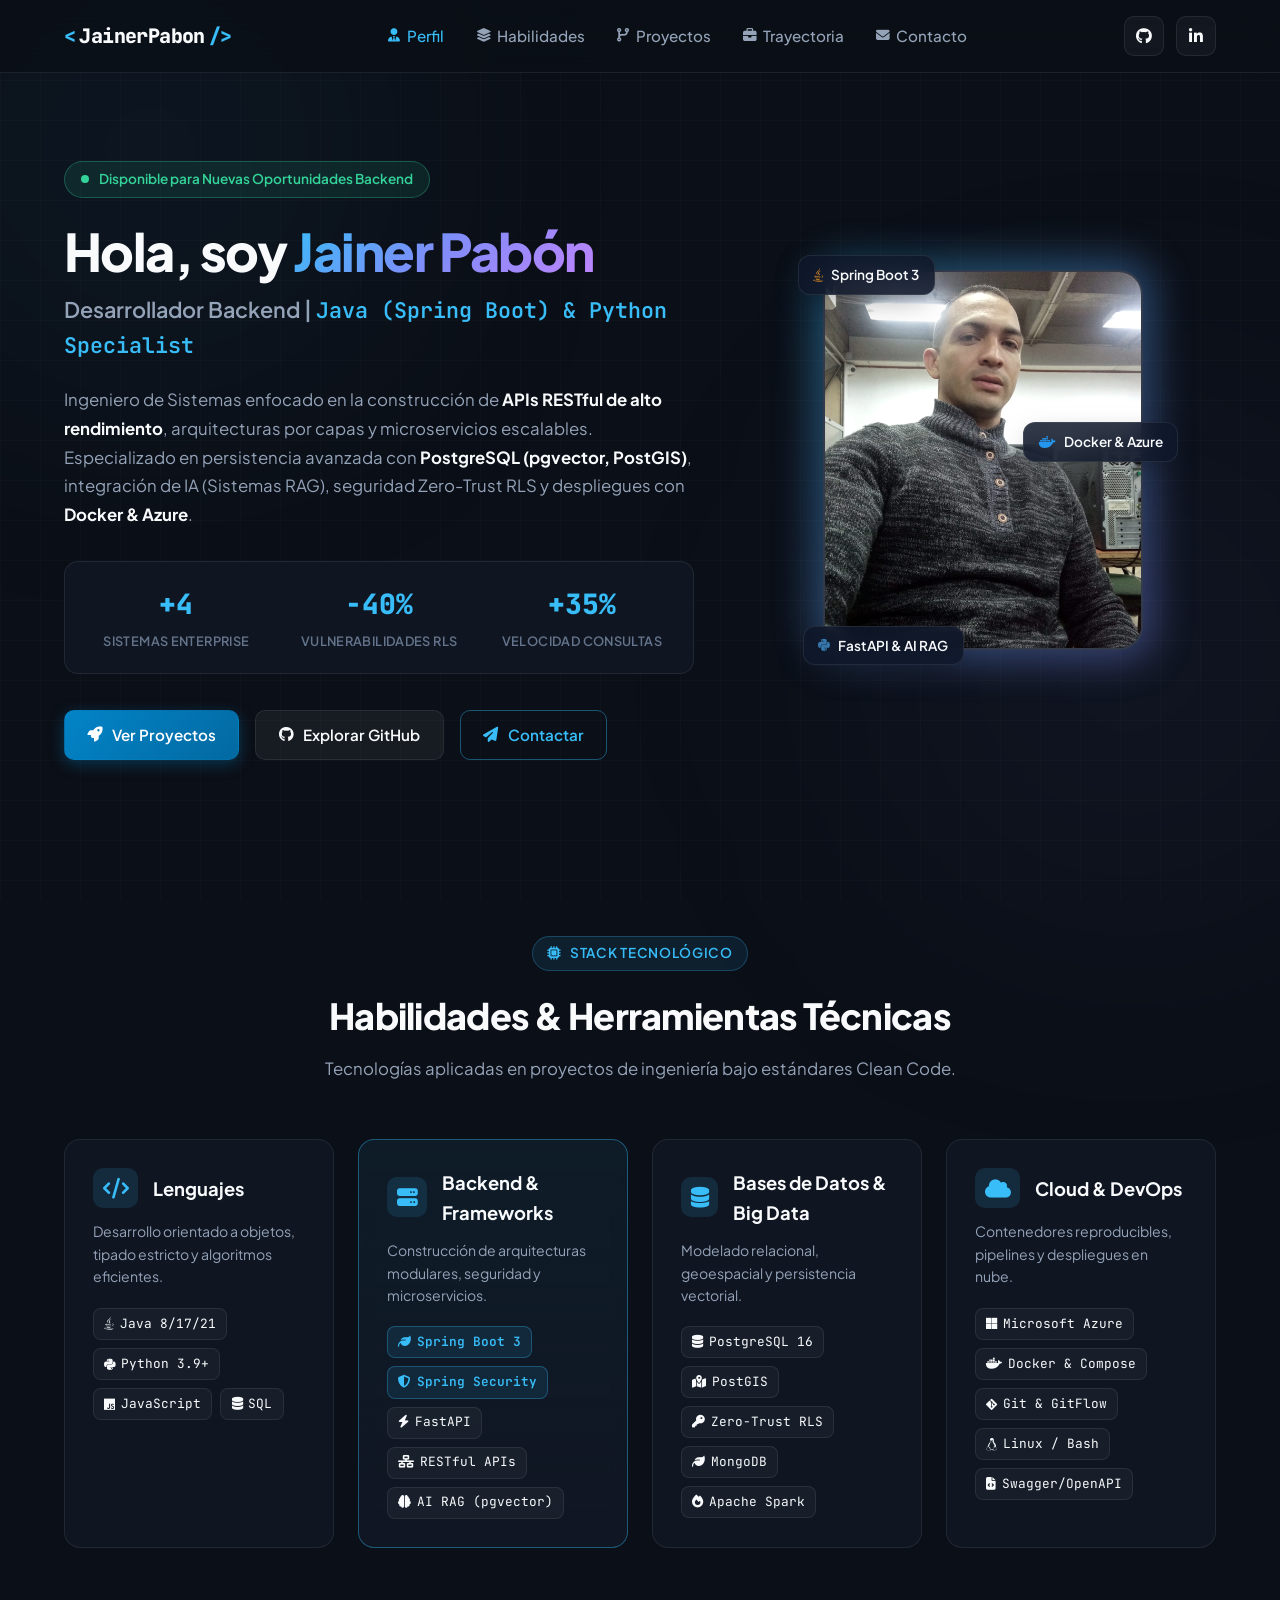
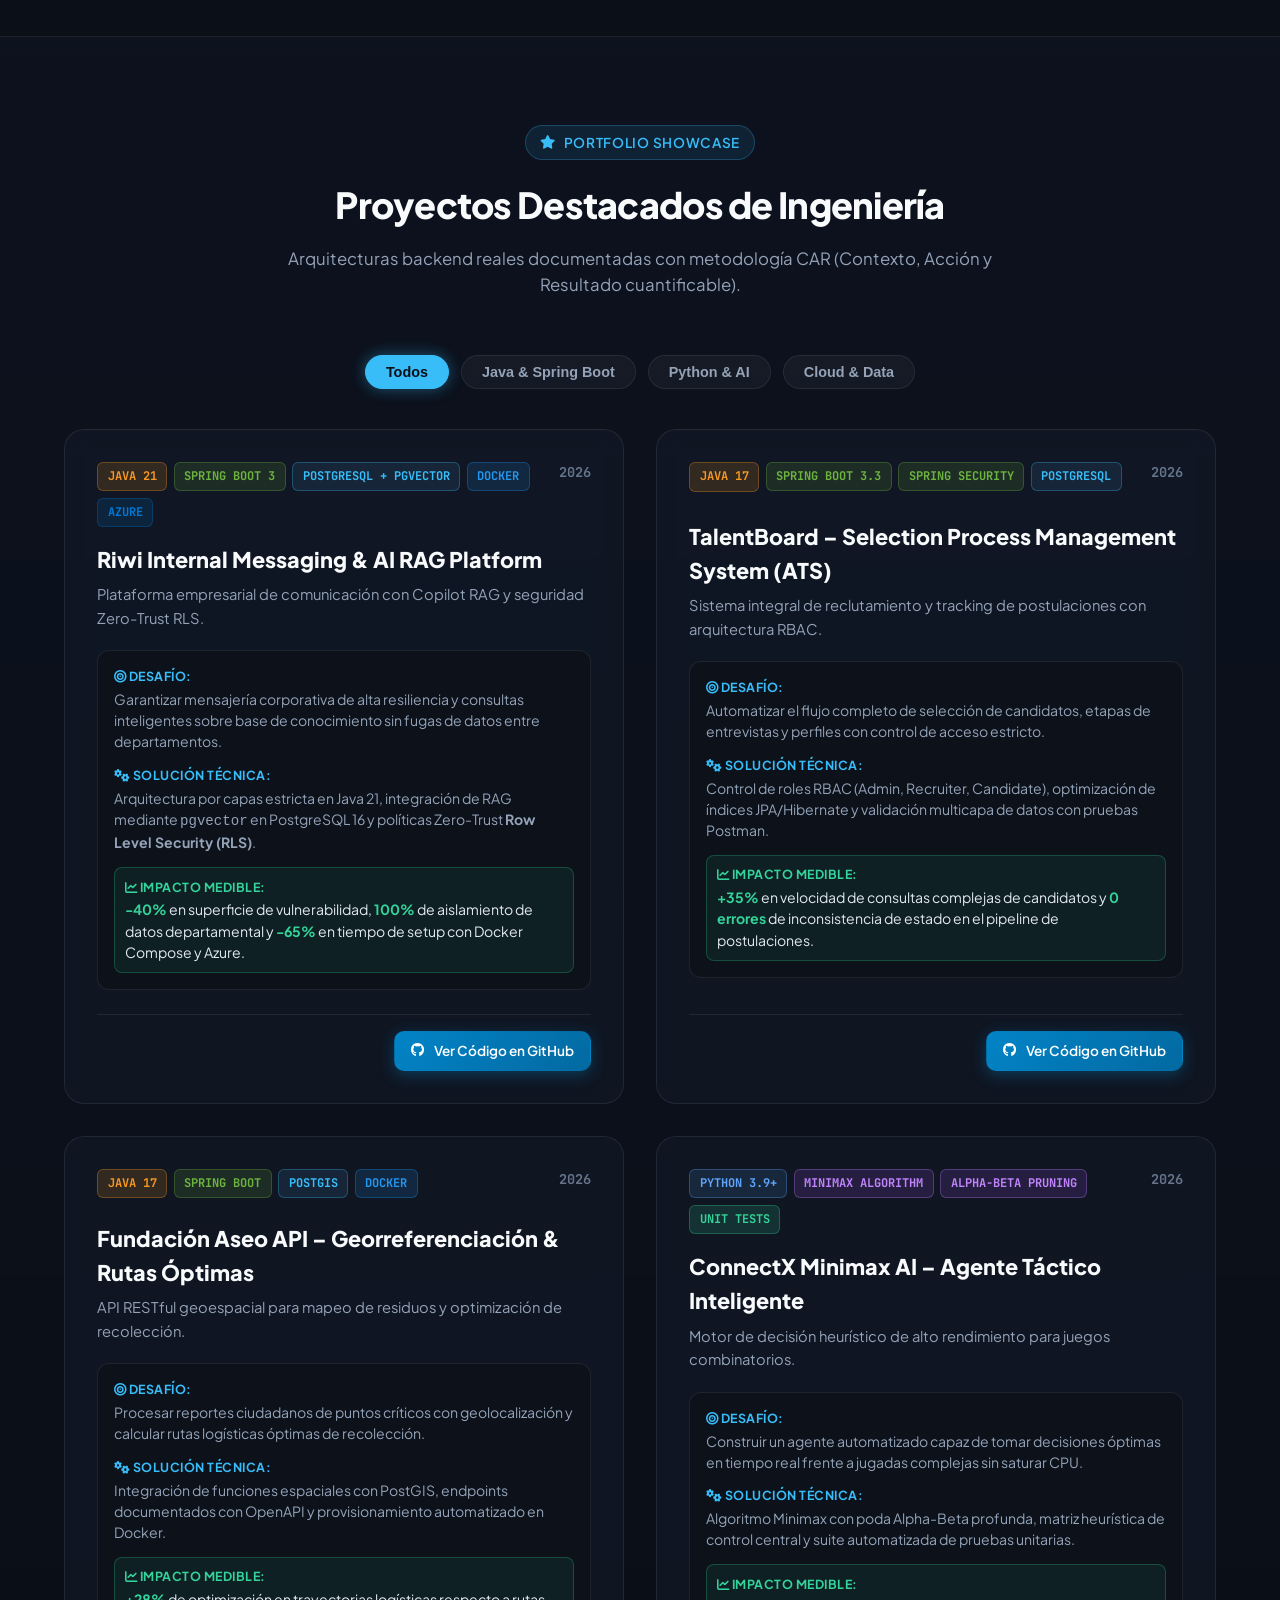
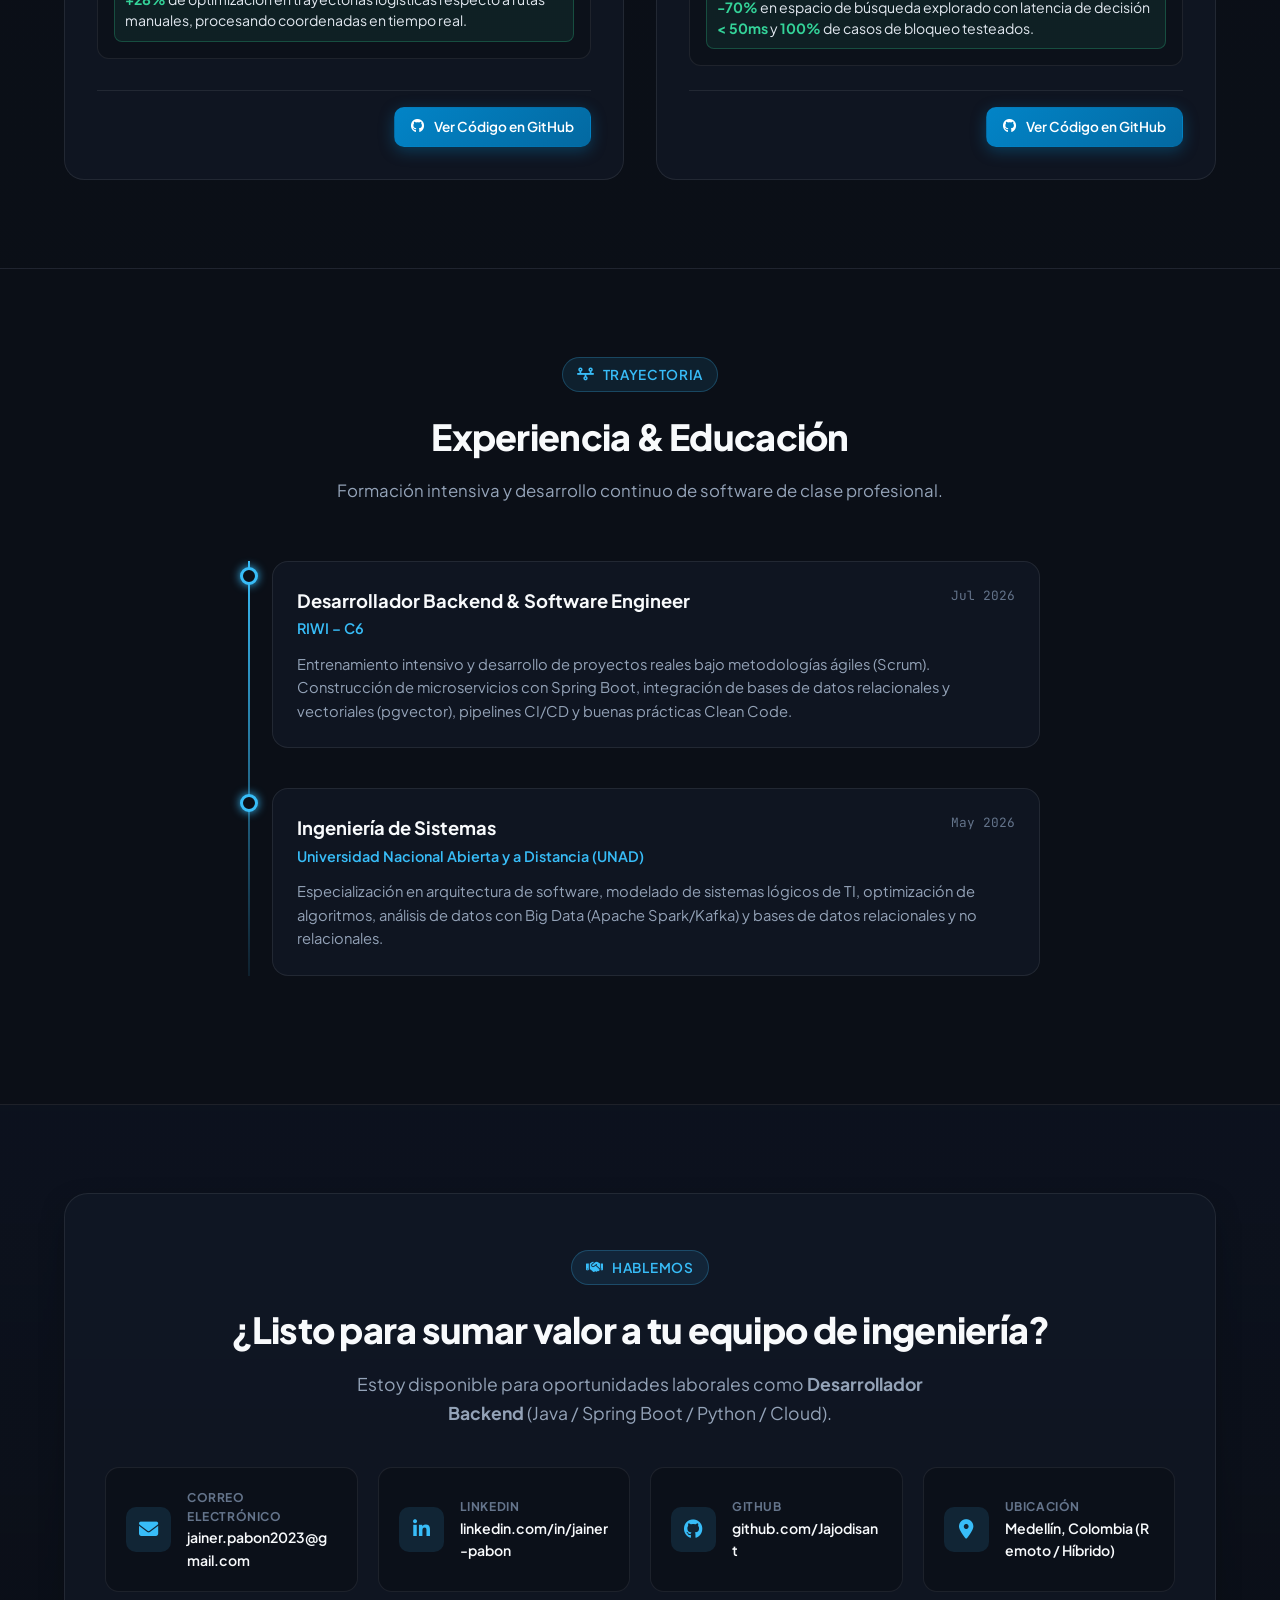
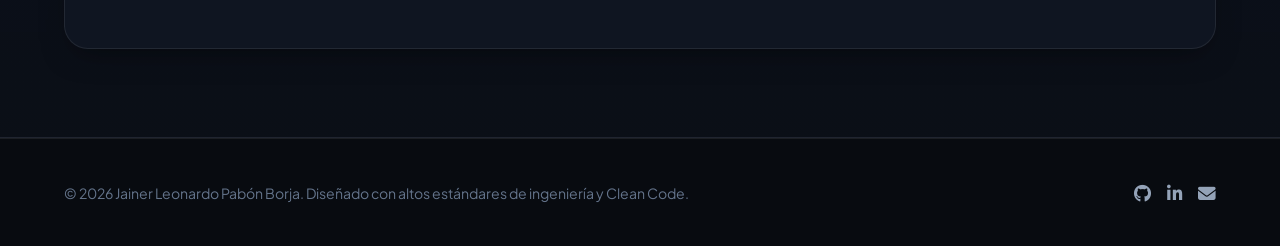
<file: index.html>
<!DOCTYPE html>
<html lang="es">
<head>
    <meta charset="UTF-8">
    <meta name="viewport" content="width=device-width, initial-scale=1.0">
    <title>Jainer Pabón | Backend Developer & Systems Engineer</title>
    <meta name="description" content="Portafolio profesional de Jainer Leonardo Pabón Borja. Desarrollador Backend especializado en Java (Spring Boot), Python, Arquitecturas Escalables, Cloud y Bases de Datos.">
    
    <!-- Meta Tags para Previsualización en WhatsApp, LinkedIn, Twitter e Instagram -->
    <meta property="og:type" content="website">
    <meta property="og:url" content="https://jajodisant.github.io/portafolio/">
    <meta property="og:title" content="Jainer Pabón | Desarrollador Backend & Software Engineer">
    <meta property="og:description" content="Portafolio profesional de Jainer Pabón. Especialista en Java (Spring Boot), Python, Arquitecturas Escalables, Cloud (Azure) y Sistemas AI RAG.">
    <meta property="og:image" content="https://raw.githubusercontent.com/Jajodisant/portafolio/main/imgs/me.jpeg">
    <meta property="og:image:width" content="1200">
    <meta property="og:image:height" content="630">

    <!-- Twitter Meta Tags -->
    <meta name="twitter:card" content="summary_large_image">
    <meta name="twitter:title" content="Jainer Pabón | Desarrollador Backend & Software Engineer">
    <meta name="twitter:description" content="Portafolio profesional de Jainer Pabón. Especialista en Java (Spring Boot), Python, Cloud (Azure) y Sistemas AI RAG.">
    <meta name="twitter:image" content="https://raw.githubusercontent.com/Jajodisant/portafolio/main/imgs/me.jpeg">
    
    <!-- Google Fonts -->
    <link rel="preconnect" href="https://fonts.googleapis.com">
    <link rel="preconnect" href="https://fonts.gstatic.com" crossorigin>
    <link href="https://fonts.googleapis.com/css2?family=Plus+Jakarta+Sans:wght@300;400;500;600;700;800&family=JetBrains+Mono:wght@400;500;700&display=swap" rel="stylesheet">
    
    <!-- FontAwesome Icons -->
    <link rel="stylesheet" href="https://cdnjs.cloudflare.com/ajax/libs/font-awesome/6.5.1/css/all.min.css">
    
    <link rel="stylesheet" href="style.css">
</head>

<body>
    <!-- BACKGROUND GLOW EFFECTS -->
    <div class="bg-glow bg-glow-1"></div>
    <div class="bg-glow bg-glow-2"></div>
    <div class="bg-grid"></div>

    <!-- NAVIGATION HEADER -->
    <header class="header" id="header">
        <div class="container nav-container">
            <a href="#" class="logo">
                <span class="logo-code">&lt;</span>JainerPabon<span class="logo-code"> /&gt;</span>
            </a>

            <nav class="nav" id="nav-menu">
                <a href="#about" class="nav-link active"><i class="fa-solid fa-user-tie"></i> Perfil</a>
                <a href="#skills" class="nav-link"><i class="fa-solid fa-layer-group"></i> Habilidades</a>
                <a href="#projects" class="nav-link"><i class="fa-solid fa-code-branch"></i> Proyectos</a>
                <a href="#experience" class="nav-link"><i class="fa-solid fa-briefcase"></i> Trayectoria</a>
                <a href="#contact" class="nav-link"><i class="fa-solid fa-envelope"></i> Contacto</a>
            </nav>

            <div class="header-actions">
                <a href="https://github.com/Jajodisant" target="_blank" class="icon-btn" title="GitHub Profile">
                    <i class="fa-brands fa-github"></i>
                </a>
                <a href="https://www.linkedin.com/in/jainer-pabon/" target="_blank" class="icon-btn" title="LinkedIn Profile">
                    <i class="fa-brands fa-linkedin-in"></i>
                </a>
                <button class="mobile-toggle" id="mobile-toggle" aria-label="Menu">
                    <i class="fa-solid fa-bars"></i>
                </button>
            </div>
        </div>
    </header>

    <main>
        <!-- HERO SECTION -->
        <section id="about" class="hero section">
            <div class="container hero-grid">
                <div class="hero-content">
                    <div class="badge-status">
                        <span class="pulse-dot"></span>
                        <span>Disponible para Nuevas Oportunidades Backend</span>
                    </div>

                    <h1 class="hero-title">
                        Hola, soy <span class="text-gradient">Jainer Pabón</span>
                    </h1>
                    <h2 class="hero-subtitle">
                        Desarrollador Backend | <span class="typewriter-text">Java (Spring Boot) & Python Specialist</span>
                    </h2>

                    <p class="hero-desc">
                        Ingeniero de Sistemas enfocado en la construcción de <strong>APIs RESTful de alto rendimiento</strong>, 
                        arquitecturas por capas y microservicios escalables. Especializado en persistencia avanzada con 
                        <strong>PostgreSQL (pgvector, PostGIS)</strong>, integración de IA (Sistemas RAG), seguridad Zero-Trust RLS y despliegues con <strong>Docker & Azure</strong>.
                    </p>

                    <!-- METRICS BAR -->
                    <div class="hero-stats">
                        <div class="stat-card">
                            <span class="stat-num">+4</span>
                            <span class="stat-label">Sistemas Enterprise</span>
                        </div>
                        <div class="stat-card">
                            <span class="stat-num">-40%</span>
                            <span class="stat-label">Vulnerabilidades RLS</span>
                        </div>
                        <div class="stat-card">
                            <span class="stat-num">+35%</span>
                            <span class="stat-label">Velocidad Consultas</span>
                        </div>
                    </div>

                    <div class="hero-cta">
                        <a href="#projects" class="btn btn-primary">
                            <i class="fa-solid fa-rocket"></i> Ver Proyectos
                        </a>
                        <a href="https://github.com/Jajodisant" target="_blank" class="btn btn-secondary">
                            <i class="fa-brands fa-github"></i> Explorar GitHub
                        </a>
                        <a href="#contact" class="btn btn-outline">
                            <i class="fa-solid fa-paper-plane"></i> Contactar
                        </a>
                    </div>
                </div>

                <div class="hero-avatar-wrapper">
                    <div class="avatar-card">
                        <div class="avatar-glow"></div>
                        <div class="avatar-img-box">
                            <img src="imgs/me.jpeg" alt="Jainer Leonardo Pabón Borja" class="avatar-img">
                        </div>
                        <div class="floating-tech tech-top">
                            <i class="fa-brands fa-java" style="color: #f89820;"></i>
                            <span>Spring Boot 3</span>
                        </div>
                        <div class="floating-tech tech-bottom">
                            <i class="fa-brands fa-python" style="color: #3776ab;"></i>
                            <span>FastAPI & AI RAG</span>
                        </div>
                        <div class="floating-tech tech-right">
                            <i class="fa-brands fa-docker" style="color: #2496ed;"></i>
                            <span>Docker & Azure</span>
                        </div>
                    </div>
                </div>
            </div>
        </section>

        <!-- SKILLS & STACK -->
        <section id="skills" class="section">
            <div class="container">
                <div class="section-header">
                    <span class="section-tag"><i class="fa-solid fa-microchip"></i> Stack Tecnológico</span>
                    <h2 class="section-title">Habilidades & Herramientas Técnicas</h2>
                    <p class="section-subtitle">Tecnologías aplicadas en proyectos de ingeniería bajo estándares Clean Code.</p>
                </div>

                <div class="skills-grid">
                    <!-- Card 1 -->
                    <div class="skill-card">
                        <div class="skill-icon-header">
                            <i class="fa-solid fa-code icon-box"></i>
                            <h3>Lenguajes</h3>
                        </div>
                        <p class="skill-desc">Desarrollo orientado a objetos, tipado estricto y algoritmos eficientes.</p>
                        <div class="tag-cloud">
                            <span class="tag"><i class="fa-brands fa-java"></i> Java 8/17/21</span>
                            <span class="tag"><i class="fa-brands fa-python"></i> Python 3.9+</span>
                            <span class="tag"><i class="fa-brands fa-js"></i> JavaScript</span>
                            <span class="tag"><i class="fa-solid fa-database"></i> SQL</span>
                        </div>
                    </div>

                    <!-- Card 2 -->
                    <div class="skill-card highlight">
                        <div class="skill-icon-header">
                            <i class="fa-solid fa-server icon-box"></i>
                            <h3>Backend & Frameworks</h3>
                        </div>
                        <p class="skill-desc">Construcción de arquitecturas modulares, seguridad y microservicios.</p>
                        <div class="tag-cloud">
                            <span class="tag tag-accent"><i class="fa-solid fa-leaf"></i> Spring Boot 3</span>
                            <span class="tag tag-accent"><i class="fa-solid fa-shield-halved"></i> Spring Security</span>
                            <span class="tag"><i class="fa-solid fa-bolt"></i> FastAPI</span>
                            <span class="tag"><i class="fa-solid fa-network-wired"></i> RESTful APIs</span>
                            <span class="tag"><i class="fa-solid fa-brain"></i> AI RAG (pgvector)</span>
                        </div>
                    </div>

                    <!-- Card 3 -->
                    <div class="skill-card">
                        <div class="skill-icon-header">
                            <i class="fa-solid fa-database icon-box"></i>
                            <h3>Bases de Datos & Big Data</h3>
                        </div>
                        <p class="skill-desc">Modelado relacional, geoespacial y persistencia vectorial.</p>
                        <div class="tag-cloud">
                            <span class="tag"><i class="fa-solid fa-database"></i> PostgreSQL 16</span>
                            <span class="tag"><i class="fa-solid fa-map-location-dot"></i> PostGIS</span>
                            <span class="tag"><i class="fa-solid fa-key"></i> Zero-Trust RLS</span>
                            <span class="tag"><i class="fa-solid fa-leaf"></i> MongoDB</span>
                            <span class="tag"><i class="fa-solid fa-fire"></i> Apache Spark</span>
                        </div>
                    </div>

                    <!-- Card 4 -->
                    <div class="skill-card">
                        <div class="skill-icon-header">
                            <i class="fa-solid fa-cloud icon-box"></i>
                            <h3>Cloud & DevOps</h3>
                        </div>
                        <p class="skill-desc">Contenedores reproducibles, pipelines y despliegues en nube.</p>
                        <div class="tag-cloud">
                            <span class="tag"><i class="fa-brands fa-microsoft"></i> Microsoft Azure</span>
                            <span class="tag"><i class="fa-brands fa-docker"></i> Docker & Compose</span>
                            <span class="tag"><i class="fa-brands fa-git-alt"></i> Git & GitFlow</span>
                            <span class="tag"><i class="fa-brands fa-linux"></i> Linux / Bash</span>
                            <span class="tag"><i class="fa-solid fa-file-code"></i> Swagger/OpenAPI</span>
                        </div>
                    </div>
                </div>
            </div>
        </section>

        <!-- FEATURED PROJECTS (CAR METHOD) -->
        <section id="projects" class="section bg-section">
            <div class="container">
                <div class="section-header">
                    <span class="section-tag"><i class="fa-solid fa-star"></i> Portfolio Showcase</span>
                    <h2 class="section-title">Proyectos Destacados de Ingeniería</h2>
                    <p class="section-subtitle">Arquitecturas backend reales documentadas con metodología CAR (Contexto, Acción y Resultado cuantificable).</p>
                </div>

                <!-- FILTER BUTTONS -->
                <div class="filter-controls">
                    <button class="filter-btn active" data-filter="all">Todos</button>
                    <button class="filter-btn" data-filter="java">Java & Spring Boot</button>
                    <button class="filter-btn" data-filter="python">Python & AI</button>
                    <button class="filter-btn" data-filter="cloud">Cloud & Data</button>
                </div>

                <div class="projects-container">
                    <!-- PROJECT 1: Riwi Platform -->
                    <article class="project-card" data-category="java cloud">
                        <div class="project-header">
                            <div class="project-tags">
                                <span class="badge badge-java">Java 21</span>
                                <span class="badge badge-spring">Spring Boot 3</span>
                                <span class="badge badge-db">PostgreSQL + pgvector</span>
                                <span class="badge badge-docker">Docker</span>
                                <span class="badge badge-azure">Azure</span>
                            </div>
                            <span class="project-year">2026</span>
                        </div>

                        <div class="project-body">
                            <h3 class="project-name">Riwi Internal Messaging & AI RAG Platform</h3>
                            <p class="project-subtitle">Plataforma empresarial de comunicación con Copilot RAG y seguridad Zero-Trust RLS.</p>

                            <div class="car-block">
                                <div class="car-item">
                                    <span class="car-label"><i class="fa-solid fa-bullseye"></i> Desafío:</span>
                                    <p>Garantizar mensajería corporativa de alta resiliencia y consultas inteligentes sobre base de conocimiento sin fugas de datos entre departamentos.</p>
                                </div>
                                <div class="car-item">
                                    <span class="car-label"><i class="fa-solid fa-gears"></i> Solución Técnica:</span>
                                    <p>Arquitectura por capas estricta en Java 21, integración de RAG mediante <code>pgvector</code> en PostgreSQL 16 y políticas Zero-Trust <strong>Row Level Security (RLS)</strong>.</p>
                                </div>
                                <div class="car-item highlight-res">
                                    <span class="car-label"><i class="fa-solid fa-chart-line"></i> Impacto Medible:</span>
                                    <p><strong>-40%</strong> en superficie de vulnerabilidad, <strong>100%</strong> de aislamiento de datos departamental y <strong>-65%</strong> en tiempo de setup con Docker Compose y Azure.</p>
                                </div>
                            </div>
                        </div>

                        <div class="project-footer">
                            <a href="https://github.com/Jajodisant/Riwi-Co-SAS" target="_blank" class="btn btn-sm btn-primary">
                                <i class="fa-brands fa-github"></i> Ver Código en GitHub
                            </a>
                        </div>
                    </article>

                    <!-- PROJECT 2: TalentBoard ATS -->
                    <article class="project-card" data-category="java cloud">
                        <div class="project-header">
                            <div class="project-tags">
                                <span class="badge badge-java">Java 17</span>
                                <span class="badge badge-spring">Spring Boot 3.3</span>
                                <span class="badge badge-spring">Spring Security</span>
                                <span class="badge badge-db">PostgreSQL</span>
                            </div>
                            <span class="project-year">2026</span>
                        </div>

                        <div class="project-body">
                            <h3 class="project-name">TalentBoard – Selection Process Management System (ATS)</h3>
                            <p class="project-subtitle">Sistema integral de reclutamiento y tracking de postulaciones con arquitectura RBAC.</p>

                            <div class="car-block">
                                <div class="car-item">
                                    <span class="car-label"><i class="fa-solid fa-bullseye"></i> Desafío:</span>
                                    <p>Automatizar el flujo completo de selección de candidatos, etapas de entrevistas y perfiles con control de acceso estricto.</p>
                                </div>
                                <div class="car-item">
                                    <span class="car-label"><i class="fa-solid fa-gears"></i> Solución Técnica:</span>
                                    <p>Control de roles RBAC (Admin, Recruiter, Candidate), optimización de índices JPA/Hibernate y validación multicapa de datos con pruebas Postman.</p>
                                </div>
                                <div class="car-item highlight-res">
                                    <span class="car-label"><i class="fa-solid fa-chart-line"></i> Impacto Medible:</span>
                                    <p><strong>+35%</strong> en velocidad de consultas complejas de candidatos y <strong>0 errores</strong> de inconsistencia de estado en el pipeline de postulaciones.</p>
                                </div>
                            </div>
                        </div>

                        <div class="project-footer">
                            <a href="https://github.com/Jajodisant/TalentBoard" target="_blank" class="btn btn-sm btn-primary">
                                <i class="fa-brands fa-github"></i> Ver Código en GitHub
                            </a>
                        </div>
                    </article>

                    <!-- PROJECT 3: Fundación Aseo API -->
                    <article class="project-card" data-category="java cloud">
                        <div class="project-header">
                            <div class="project-tags">
                                <span class="badge badge-java">Java 17</span>
                                <span class="badge badge-spring">Spring Boot</span>
                                <span class="badge badge-db">PostGIS</span>
                                <span class="badge badge-docker">Docker</span>
                            </div>
                            <span class="project-year">2026</span>
                        </div>

                        <div class="project-body">
                            <h3 class="project-name">Fundación Aseo API – Georreferenciación & Rutas Óptimas</h3>
                            <p class="project-subtitle">API RESTful geoespacial para mapeo de residuos y optimización de recolección.</p>

                            <div class="car-block">
                                <div class="car-item">
                                    <span class="car-label"><i class="fa-solid fa-bullseye"></i> Desafío:</span>
                                    <p>Procesar reportes ciudadanos de puntos críticos con geolocalización y calcular rutas logísticas óptimas de recolección.</p>
                                </div>
                                <div class="car-item">
                                    <span class="car-label"><i class="fa-solid fa-gears"></i> Solución Técnica:</span>
                                    <p>Integración de funciones espaciales con PostGIS, endpoints documentados con OpenAPI y provisionamiento automatizado en Docker.</p>
                                </div>
                                <div class="car-item highlight-res">
                                    <span class="car-label"><i class="fa-solid fa-chart-line"></i> Impacto Medible:</span>
                                    <p><strong>+28%</strong> de optimización en trayectorias logísticas respecto a rutas manuales, procesando coordenadas en tiempo real.</p>
                                </div>
                            </div>
                        </div>

                        <div class="project-footer">
                            <a href="https://github.com/Jajodisant/fundacion-aseo-api-finished" target="_blank" class="btn btn-sm btn-primary">
                                <i class="fa-brands fa-github"></i> Ver Código en GitHub
                            </a>
                        </div>
                    </article>

                    <!-- PROJECT 4: ConnectX Minimax AI -->
                    <article class="project-card" data-category="python">
                        <div class="project-header">
                            <div class="project-tags">
                                <span class="badge badge-python">Python 3.9+</span>
                                <span class="badge badge-ai">Minimax Algorithm</span>
                                <span class="badge badge-ai">Alpha-Beta Pruning</span>
                                <span class="badge badge-test">Unit Tests</span>
                            </div>
                            <span class="project-year">2026</span>
                        </div>

                        <div class="project-body">
                            <h3 class="project-name">ConnectX Minimax AI – Agente Táctico Inteligente</h3>
                            <p class="project-subtitle">Motor de decisión heurístico de alto rendimiento para juegos combinatorios.</p>

                            <div class="car-block">
                                <div class="car-item">
                                    <span class="car-label"><i class="fa-solid fa-bullseye"></i> Desafío:</span>
                                    <p>Construir un agente automatizado capaz de tomar decisiones óptimas en tiempo real frente a jugadas complejas sin saturar CPU.</p>
                                </div>
                                <div class="car-item">
                                    <span class="car-label"><i class="fa-solid fa-gears"></i> Solución Técnica:</span>
                                    <p>Algoritmo Minimax con poda Alpha-Beta profunda, matriz heurística de control central y suite automatizada de pruebas unitarias.</p>
                                </div>
                                <div class="car-item highlight-res">
                                    <span class="car-label"><i class="fa-solid fa-chart-line"></i> Impacto Medible:</span>
                                    <p><strong>-70%</strong> en espacio de búsqueda explorado con latencia de decisión <strong>&lt; 50ms</strong> y <strong>100%</strong> de casos de bloqueo testeados.</p>
                                </div>
                            </div>
                        </div>

                        <div class="project-footer">
                            <a href="https://github.com/Jajodisant/connectx-minimax-ai" target="_blank" class="btn btn-sm btn-primary">
                                <i class="fa-brands fa-github"></i> Ver Código en GitHub
                            </a>
                        </div>
                    </article>
                </div>
            </div>
        </section>

        <!-- EXPERIENCE & EDUCATION -->
        <section id="experience" class="section">
            <div class="container">
                <div class="section-header">
                    <span class="section-tag"><i class="fa-solid fa-timeline"></i> Trayectoria</span>
                    <h2 class="section-title">Experiencia & Educación</h2>
                    <p class="section-subtitle">Formación intensiva y desarrollo continuo de software de clase profesional.</p>
                </div>

                <div class="timeline-container">
                    <!-- Timeline Item 1 -->
                    <div class="timeline-item">
                        <div class="timeline-dot"></div>
                        <div class="timeline-card">
                            <div class="timeline-header">
                                <div>
                                    <h3 class="timeline-role">Desarrollador Backend & Software Engineer</h3>
                                    <span class="timeline-company">RIWI – C6</span>
                                </div>
                                <span class="timeline-date">Jul 2026</span>
                            </div>
                            <p class="timeline-text">
                                Entrenamiento intensivo y desarrollo de proyectos reales bajo metodologías ágiles (Scrum). Construcción de microservicios con Spring Boot, integración de bases de datos relacionales y vectoriales (pgvector), pipelines CI/CD y buenas prácticas Clean Code.
                            </p>
                        </div>
                    </div>

                    <!-- Timeline Item 2 -->
                    <div class="timeline-item">
                        <div class="timeline-dot"></div>
                        <div class="timeline-card">
                            <div class="timeline-header">
                                <div>
                                    <h3 class="timeline-role">Ingeniería de Sistemas</h3>
                                    <span class="timeline-company">Universidad Nacional Abierta y a Distancia (UNAD)</span>
                                </div>
                                <span class="timeline-date">May 2026</span>
                            </div>
                            <p class="timeline-text">
                                Especialización en arquitectura de software, modelado de sistemas lógicos de TI, optimización de algoritmos, análisis de datos con Big Data (Apache Spark/Kafka) y bases de datos relacionales y no relacionales.
                            </p>
                        </div>
                    </div>
                </div>
            </div>
        </section>

        <!-- CONTACT SECTION -->
        <section id="contact" class="section bg-section">
            <div class="container">
                <div class="contact-box">
                    <div class="contact-header">
                        <span class="section-tag"><i class="fa-solid fa-handshake"></i> Hablemos</span>
                        <h2 class="section-title">¿Listo para sumar valor a tu equipo de ingeniería?</h2>
                        <p class="contact-subtitle">
                            Estoy disponible para oportunidades laborales como <strong>Desarrollador Backend</strong> (Java / Spring Boot / Python / Cloud).
                        </p>
                    </div>

                    <div class="contact-grid">
                        <a href="mailto:jainer.pabon2023@gmail.com" class="contact-card">
                            <div class="contact-icon"><i class="fa-solid fa-envelope"></i></div>
                            <div class="contact-info">
                                <span class="contact-label">Correo Electrónico</span>
                                <span class="contact-value">jainer.pabon2023@gmail.com</span>
                            </div>
                        </a>

                        <a href="https://www.linkedin.com/in/jainer-pabon" target="_blank" class="contact-card">
                            <div class="contact-icon"><i class="fa-brands fa-linkedin-in"></i></div>
                            <div class="contact-info">
                                <span class="contact-label">LinkedIn</span>
                                <span class="contact-value">linkedin.com/in/jainer-pabon</span>
                            </div>
                        </a>

                        <a href="https://github.com/Jajodisant" target="_blank" class="contact-card">
                            <div class="contact-icon"><i class="fa-brands fa-github"></i></div>
                            <div class="contact-info">
                                <span class="contact-label">GitHub</span>
                                <span class="contact-value">github.com/Jajodisant</span>
                            </div>
                        </a>

                        <div class="contact-card static-card">
                            <div class="contact-icon"><i class="fa-solid fa-location-dot"></i></div>
                            <div class="contact-info">
                                <span class="contact-label">Ubicación</span>
                                <span class="contact-value">Medellín, Colombia (Remoto / Híbrido)</span>
                            </div>
                        </div>
                    </div>
                </div>
            </div>
        </section>
    </main>

    <!-- FOOTER -->
    <footer class="footer">
        <div class="container footer-content">
            <p>© 2026 Jainer Leonardo Pabón Borja. Diseñado con altos estándares de ingeniería y Clean Code.</p>
            <div class="footer-socials">
                <a href="https://github.com/Jajodisant" target="_blank"><i class="fa-brands fa-github"></i></a>
                <a href="https://www.linkedin.com/in/jainer-pabon/" target="_blank"><i class="fa-brands fa-linkedin-in"></i></a>
                <a href="mailto:jainer.pabon2023@gmail.com"><i class="fa-solid fa-envelope"></i></a>
            </div>
        </div>
    </footer>

    <!-- INTERACTIVITY SCRIPT -->
    <script>
        // Project Filtering
        const filterBtns = document.querySelectorAll('.filter-btn');
        const projectCards = document.querySelectorAll('.project-card');

        filterBtns.forEach(btn => {
            btn.addEventListener('click', () => {
                filterBtns.forEach(b => b.classList.remove('active'));
                btn.classList.add('active');
                
                const filter = btn.getAttribute('data-filter');
                projectCards.forEach(card => {
                    if (filter === 'all' || card.getAttribute('data-category').includes(filter)) {
                        card.style.display = 'flex';
                    } else {
                        card.style.display = 'none';
                    }
                });
            });
        });

        // Mobile Nav Toggle
        const mobileToggle = document.getElementById('mobile-toggle');
        const navMenu = document.getElementById('nav-menu');
        
        if (mobileToggle) {
            mobileToggle.addEventListener('click', () => {
                navMenu.classList.toggle('open');
            });
        }
    </script>
</body>
</html>
</file>
<file: style.css>
/* ==========================================================================
   JAJODISANT - PORTFOLIO DESIGN SYSTEM & STYLES (DARK PREMIUM THEME)
   ========================================================================== */

:root {
    /* Color Palette */
    --bg-main: #0B0F17;
    --bg-card: rgba(18, 24, 38, 0.75);
    --bg-card-hover: rgba(26, 35, 54, 0.9);
    --bg-secondary: #0F172A;
    --border-color: rgba(255, 255, 255, 0.08);
    --border-glow: rgba(56, 189, 248, 0.35);

    /* Accents & Brand */
    --primary: #38BDF8;        /* Bright Cyan */
    --primary-glow: rgba(56, 189, 248, 0.2);
    --secondary: #818CF8;      /* Indigo */
    --accent: #34D399;         /* Emerald Green */
    --accent-orange: #FB923C;  /* Orange */
    --danger: #F87171;

    /* Typography Colors */
    --text-main: #F8FAFC;
    --text-muted: #94A3B8;
    --text-dim: #64748B;

    /* Fonts */
    --font-sans: 'Plus Jakarta Sans', -apple-system, BlinkMacSystemFont, sans-serif;
    --font-mono: 'JetBrains Mono', monospace;

    /* Transitions & Shadows */
    --transition-smooth: all 0.3s cubic-bezier(0.4, 0, 0.2, 1);
    --shadow-subtle: 0 10px 30px -10px rgba(0, 0, 0, 0.5);
    --shadow-glow: 0 0 35px -5px rgba(56, 189, 248, 0.25);
}

/* Base Reset */
*, *::before, *::after {
    box-sizing: border-box;
    margin: 0;
    padding: 0;
}

html {
    scroll-behavior: smooth;
    font-size: 16px;
}

body {
    background-color: var(--bg-main);
    color: var(--text-main);
    font-family: var(--font-sans);
    line-height: 1.6;
    overflow-x: hidden;
    position: relative;
    min-height: 100vh;
}

/* Background Ambient Glows */
.bg-glow {
    position: fixed;
    border-radius: 50%;
    filter: blur(140px);
    z-index: -2;
    pointer-events: none;
}

.bg-glow-1 {
    width: 500px;
    height: 500px;
    background: radial-gradient(circle, rgba(56, 189, 248, 0.15), transparent 70%);
    top: -100px;
    left: -100px;
}

.bg-glow-2 {
    width: 600px;
    height: 600px;
    background: radial-gradient(circle, rgba(129, 140, 248, 0.12), transparent 70%);
    top: 40%;
    right: -150px;
}

.bg-grid {
    position: fixed;
    top: 0;
    left: 0;
    width: 100%;
    height: 100%;
    background-image: 
        linear-gradient(to right, rgba(255, 255, 255, 0.02) 1px, transparent 1px),
        linear-gradient(to bottom, rgba(255, 255, 255, 0.02) 1px, transparent 1px);
    background-size: 40px 40px;
    z-index: -1;
    pointer-events: none;
}

/* Layout Container */
.container {
    width: 100%;
    max-width: 1200px;
    margin: 0 auto;
    padding: 0 1.5rem;
}

.section {
    padding: 5.5rem 0;
}

.bg-section {
    background: linear-gradient(180deg, rgba(15, 23, 42, 0.4) 0%, rgba(11, 15, 23, 0.6) 100%);
    border-top: 1px solid var(--border-color);
    border-bottom: 1px solid var(--border-color);
}

/* Section Header Styles */
.section-header {
    text-align: center;
    max-width: 750px;
    margin: 0 auto 3.5rem;
}

.section-tag {
    display: inline-flex;
    align-items: center;
    gap: 0.5rem;
    padding: 0.35rem 0.9rem;
    background: rgba(56, 189, 248, 0.1);
    color: var(--primary);
    border: 1px solid rgba(56, 189, 248, 0.25);
    border-radius: 9999px;
    font-size: 0.85rem;
    font-weight: 600;
    letter-spacing: 0.05em;
    text-transform: uppercase;
    margin-bottom: 1rem;
}

.section-title {
    font-size: 2.25rem;
    font-weight: 800;
    letter-spacing: -0.02em;
    margin-bottom: 0.75rem;
    color: var(--text-main);
}

.section-subtitle {
    font-size: 1.05rem;
    color: var(--text-muted);
}

/* ==========================================================================
   NAVIGATION BAR
   ========================================================================== */
.header {
    position: sticky;
    top: 0;
    z-index: 1000;
    backdrop-filter: blur(16px);
    background: rgba(11, 15, 23, 0.8);
    border-bottom: 1px solid var(--border-color);
    padding: 1rem 0;
}

.nav-container {
    display: flex;
    align-items: center;
    justify-content: space-between;
}

.logo {
    text-decoration: none;
    font-size: 1.25rem;
    font-weight: 800;
    font-family: var(--font-mono);
    color: var(--text-main);
    letter-spacing: -0.03em;
    display: flex;
    align-items: center;
    gap: 0.25rem;
}

.logo-code {
    color: var(--primary);
}

.nav {
    display: flex;
    align-items: center;
    gap: 2rem;
}

.nav-link {
    text-decoration: none;
    color: var(--text-muted);
    font-size: 0.95rem;
    font-weight: 500;
    transition: var(--transition-smooth);
    display: flex;
    align-items: center;
    gap: 0.4rem;
}

.nav-link i {
    font-size: 0.85rem;
}

.nav-link:hover, .nav-link.active {
    color: var(--primary);
}

.header-actions {
    display: flex;
    align-items: center;
    gap: 0.75rem;
}

.icon-btn {
    display: inline-flex;
    align-items: center;
    justify-content: center;
    width: 40px;
    height: 40px;
    border-radius: 10px;
    background: rgba(255, 255, 255, 0.04);
    border: 1px solid var(--border-color);
    color: var(--text-main);
    text-decoration: none;
    transition: var(--transition-smooth);
}

.icon-btn:hover {
    background: var(--primary-glow);
    border-color: var(--primary);
    color: var(--primary);
    transform: translateY(-2px);
}

.mobile-toggle {
    display: none;
    background: none;
    border: none;
    color: var(--text-main);
    font-size: 1.4rem;
    cursor: pointer;
}

/* ==========================================================================
   HERO SECTION
   ========================================================================== */
.hero-grid {
    display: grid;
    grid-template-columns: 1.15fr 0.85fr;
    gap: 3.5rem;
    align-items: center;
}

.badge-status {
    display: inline-flex;
    align-items: center;
    gap: 0.6rem;
    padding: 0.4rem 1rem;
    background: rgba(52, 211, 153, 0.1);
    border: 1px solid rgba(52, 211, 153, 0.3);
    border-radius: 9999px;
    font-size: 0.85rem;
    font-weight: 600;
    color: var(--accent);
    margin-bottom: 1.5rem;
}

.pulse-dot {
    width: 8px;
    height: 8px;
    background-color: var(--accent);
    border-radius: 50%;
    box-shadow: 0 0 0 0 rgba(52, 211, 153, 0.7);
    animation: pulse 2s infinite;
}

@keyframes pulse {
    0% { transform: scale(0.95); box-shadow: 0 0 0 0 rgba(52, 211, 153, 0.7); }
    70% { transform: scale(1); box-shadow: 0 0 0 8px rgba(52, 211, 153, 0); }
    100% { transform: scale(0.95); box-shadow: 0 0 0 0 rgba(52, 211, 153, 0); }
}

.hero-title {
    font-size: 3.25rem;
    font-weight: 800;
    line-height: 1.15;
    letter-spacing: -0.03em;
    margin-bottom: 0.75rem;
}

.text-gradient {
    background: linear-gradient(135deg, #38BDF8 0%, #818CF8 50%, #C084FC 100%);
    -webkit-background-clip: text;
    -webkit-text-fill-color: transparent;
}

.hero-subtitle {
    font-size: 1.35rem;
    font-weight: 600;
    color: var(--text-muted);
    margin-bottom: 1.5rem;
}

.typewriter-text {
    color: var(--primary);
    font-family: var(--font-mono);
}

.hero-desc {
    font-size: 1.05rem;
    color: var(--text-muted);
    margin-bottom: 2rem;
    line-height: 1.7;
}

.hero-desc strong {
    color: var(--text-main);
}

/* Stats */
.hero-stats {
    display: grid;
    grid-template-columns: repeat(3, 1fr);
    gap: 1.25rem;
    margin-bottom: 2.25rem;
    padding: 1.25rem;
    background: var(--bg-card);
    border: 1px solid var(--border-color);
    border-radius: 14px;
    backdrop-filter: blur(10px);
}

.stat-card {
    text-align: center;
}

.stat-num {
    display: block;
    font-size: 1.75rem;
    font-weight: 800;
    font-family: var(--font-mono);
    color: var(--primary);
}

.stat-label {
    font-size: 0.8rem;
    color: var(--text-dim);
    font-weight: 600;
    text-transform: uppercase;
    letter-spacing: 0.03em;
}

/* Buttons */
.hero-cta {
    display: flex;
    flex-wrap: wrap;
    gap: 1rem;
}

.btn {
    display: inline-flex;
    align-items: center;
    gap: 0.6rem;
    padding: 0.75rem 1.4rem;
    border-radius: 10px;
    font-size: 0.95rem;
    font-weight: 600;
    text-decoration: none;
    transition: var(--transition-smooth);
    cursor: pointer;
    border: 1px solid transparent;
}

.btn-primary {
    background: linear-gradient(135deg, #0284C7 0%, #0369A1 100%);
    color: #FFFFFF;
    box-shadow: 0 4px 15px rgba(2, 132, 199, 0.35);
}

.btn-primary:hover {
    background: linear-gradient(135deg, #38BDF8 0%, #0284C7 100%);
    transform: translateY(-2px);
    box-shadow: 0 6px 20px rgba(56, 189, 248, 0.45);
}

.btn-secondary {
    background: rgba(255, 255, 255, 0.05);
    color: var(--text-main);
    border-color: var(--border-color);
}

.btn-secondary:hover {
    background: rgba(255, 255, 255, 0.1);
    transform: translateY(-2px);
}

.btn-outline {
    background: transparent;
    color: var(--primary);
    border-color: rgba(56, 189, 248, 0.4);
}

.btn-outline:hover {
    background: var(--primary-glow);
    transform: translateY(-2px);
}

.btn-sm {
    padding: 0.5rem 1rem;
    font-size: 0.85rem;
}

/* Hero Avatar */
.hero-avatar-wrapper {
    display: flex;
    justify-content: center;
    position: relative;
}

.avatar-card {
    position: relative;
    width: 320px;
    height: 380px;
}

.avatar-glow {
    position: absolute;
    inset: -10px;
    background: linear-gradient(135deg, var(--primary), var(--secondary));
    border-radius: 28px;
    filter: blur(20px);
    opacity: 0.4;
    z-index: 1;
}

.avatar-img-box {
    position: relative;
    width: 100%;
    height: 100%;
    border-radius: 24px;
    overflow: hidden;
    border: 2px solid rgba(255, 255, 255, 0.15);
    z-index: 2;
    background: var(--bg-secondary);
}

.avatar-img {
    width: 100%;
    height: 100%;
    object-fit: cover;
    filter: grayscale(15%) contrast(105%);
    transition: var(--transition-smooth);
}

.avatar-card:hover .avatar-img {
    filter: grayscale(0%) contrast(100%);
    transform: scale(1.03);
}

/* Floating Tech Pills */
.floating-tech {
    position: absolute;
    z-index: 3;
    display: flex;
    align-items: center;
    gap: 0.5rem;
    padding: 0.5rem 0.9rem;
    background: rgba(15, 23, 42, 0.85);
    border: 1px solid var(--border-color);
    border-radius: 12px;
    backdrop-filter: blur(12px);
    font-size: 0.85rem;
    font-weight: 600;
    box-shadow: var(--shadow-subtle);
    animation: floatAnim 4s ease-in-out infinite alternate;
}

.tech-top { top: -15px; left: -25px; }
.tech-bottom { bottom: -15px; left: -20px; animation-delay: 1.5s; }
.tech-right { top: 40%; right: -35px; animation-delay: 0.8s; }

@keyframes floatAnim {
    0% { transform: translateY(0px); }
    100% { transform: translateY(-8px); }
}

/* ==========================================================================
   SKILLS SECTION
   ========================================================================== */
.skills-grid {
    display: grid;
    grid-template-columns: repeat(auto-fit, minmax(260px, 1fr));
    gap: 1.5rem;
}

.skill-card {
    background: var(--bg-card);
    border: 1px solid var(--border-color);
    border-radius: 16px;
    padding: 1.75rem;
    transition: var(--transition-smooth);
    backdrop-filter: blur(10px);
}

.skill-card:hover {
    background: var(--bg-card-hover);
    border-color: var(--primary);
    transform: translateY(-5px);
    box-shadow: var(--shadow-glow);
}

.skill-card.highlight {
    border-color: rgba(56, 189, 248, 0.4);
    background: linear-gradient(180deg, rgba(56, 189, 248, 0.08) 0%, rgba(18, 24, 38, 0.8) 100%);
}

.skill-icon-header {
    display: flex;
    align-items: center;
    gap: 0.9rem;
    margin-bottom: 0.75rem;
}

.icon-box {
    font-size: 1.3rem;
    color: var(--primary);
    padding: 0.6rem;
    background: rgba(56, 189, 248, 0.12);
    border-radius: 10px;
}

.skill-card h3 {
    font-size: 1.15rem;
    font-weight: 700;
}

.skill-desc {
    font-size: 0.88rem;
    color: var(--text-muted);
    margin-bottom: 1.25rem;
}

.tag-cloud {
    display: flex;
    flex-wrap: wrap;
    gap: 0.5rem;
}

.tag {
    display: inline-flex;
    align-items: center;
    gap: 0.35rem;
    padding: 0.3rem 0.65rem;
    background: rgba(255, 255, 255, 0.04);
    border: 1px solid var(--border-color);
    border-radius: 8px;
    font-size: 0.8rem;
    font-family: var(--font-mono);
    color: var(--text-main);
}

.tag-accent {
    background: rgba(56, 189, 248, 0.1);
    border-color: rgba(56, 189, 248, 0.3);
    color: var(--primary);
    font-weight: 600;
}

/* ==========================================================================
   PROJECTS SECTION (CAR METHOD)
   ========================================================================== */
.filter-controls {
    display: flex;
    justify-content: center;
    flex-wrap: wrap;
    gap: 0.75rem;
    margin-bottom: 2.5rem;
}

.filter-btn {
    background: rgba(255, 255, 255, 0.04);
    border: 1px solid var(--border-color);
    color: var(--text-muted);
    padding: 0.5rem 1.25rem;
    border-radius: 9999px;
    font-size: 0.9rem;
    font-weight: 600;
    cursor: pointer;
    transition: var(--transition-smooth);
}

.filter-btn:hover, .filter-btn.active {
    background: var(--primary);
    color: #0B0F17;
    border-color: var(--primary);
    box-shadow: 0 0 15px rgba(56, 189, 248, 0.4);
}

.projects-container {
    display: grid;
    grid-template-columns: repeat(auto-fit, minmax(480px, 1fr));
    gap: 2rem;
}

.project-card {
    background: var(--bg-card);
    border: 1px solid var(--border-color);
    border-radius: 20px;
    padding: 2rem;
    display: flex;
    flex-direction: column;
    justify-content: space-between;
    transition: var(--transition-smooth);
    backdrop-filter: blur(12px);
    position: relative;
    overflow: hidden;
}

.project-card::before {
    content: '';
    position: absolute;
    top: 0;
    left: 0;
    width: 4px;
    height: 100%;
    background: linear-gradient(180deg, var(--primary), var(--secondary));
    opacity: 0;
    transition: var(--transition-smooth);
}

.project-card:hover {
    border-color: rgba(56, 189, 248, 0.4);
    transform: translateY(-5px);
    box-shadow: var(--shadow-glow);
}

.project-card:hover::before {
    opacity: 1;
}

.project-header {
    display: flex;
    justify-content: space-between;
    align-items: flex-start;
    gap: 1rem;
    margin-bottom: 1rem;
}

.project-tags {
    display: flex;
    flex-wrap: wrap;
    gap: 0.4rem;
}

.badge {
    padding: 0.25rem 0.6rem;
    border-radius: 6px;
    font-size: 0.75rem;
    font-family: var(--font-mono);
    font-weight: 700;
    text-transform: uppercase;
}

.badge-java { background: rgba(248, 152, 32, 0.15); color: #f89820; border: 1px solid rgba(248, 152, 32, 0.3); }
.badge-spring { background: rgba(109, 179, 63, 0.15); color: #6db33f; border: 1px solid rgba(109, 179, 63, 0.3); }
.badge-db { background: rgba(51, 103, 145, 0.2); color: #38bdf8; border: 1px solid rgba(56, 189, 248, 0.3); }
.badge-docker { background: rgba(36, 150, 237, 0.15); color: #2496ed; border: 1px solid rgba(36, 150, 237, 0.3); }
.badge-azure { background: rgba(0, 120, 212, 0.15); color: #0078d4; border: 1px solid rgba(0, 120, 212, 0.3); }
.badge-python { background: rgba(55, 118, 171, 0.2); color: #60a5fa; border: 1px solid rgba(96, 165, 250, 0.3); }
.badge-ai { background: rgba(168, 85, 247, 0.15); color: #c084fc; border: 1px solid rgba(192, 132, 252, 0.3); }
.badge-test { background: rgba(52, 211, 153, 0.15); color: #34d399; border: 1px solid rgba(52, 211, 153, 0.3); }

.project-year {
    font-family: var(--font-mono);
    font-size: 0.85rem;
    color: var(--text-dim);
    font-weight: 700;
}

.project-name {
    font-size: 1.35rem;
    font-weight: 800;
    color: var(--text-main);
    margin-bottom: 0.35rem;
}

.project-subtitle {
    font-size: 0.92rem;
    color: var(--text-muted);
    margin-bottom: 1.25rem;
}

/* CAR Method Block */
.car-block {
    display: flex;
    flex-direction: column;
    gap: 0.85rem;
    margin-bottom: 1.5rem;
    padding: 1rem;
    background: rgba(11, 15, 23, 0.6);
    border: 1px solid var(--border-color);
    border-radius: 12px;
}

.car-item {
    font-size: 0.88rem;
    line-height: 1.5;
}

.car-label {
    display: block;
    font-weight: 700;
    font-size: 0.78rem;
    text-transform: uppercase;
    letter-spacing: 0.04em;
    color: var(--primary);
    margin-bottom: 0.2rem;
}

.car-item p {
    color: var(--text-muted);
}

.car-item.highlight-res {
    padding: 0.6rem;
    background: rgba(52, 211, 153, 0.08);
    border: 1px solid rgba(52, 211, 153, 0.25);
    border-radius: 8px;
}

.car-item.highlight-res .car-label {
    color: var(--accent);
}

.car-item.highlight-res p {
    color: #E2E8F0;
}

.car-item.highlight-res strong {
    color: var(--accent);
}

.project-footer {
    padding-top: 1rem;
    border-top: 1px solid var(--border-color);
    display: flex;
    justify-content: flex-end;
}

/* ==========================================================================
   TIMELINE SECTION (EXPERIENCE / EDUCATION)
   ========================================================================== */
.timeline-container {
    max-width: 800px;
    margin: 0 auto;
    position: relative;
    padding-left: 2rem;
}

.timeline-container::before {
    content: '';
    position: absolute;
    top: 0;
    left: 8px;
    width: 2px;
    height: 100%;
    background: linear-gradient(180deg, var(--primary), rgba(56, 189, 248, 0.1));
}

.timeline-item {
    position: relative;
    margin-bottom: 2.5rem;
}

.timeline-dot {
    position: absolute;
    top: 6px;
    left: -2rem;
    width: 18px;
    height: 18px;
    background: var(--bg-main);
    border: 3px solid var(--primary);
    border-radius: 50%;
    box-shadow: 0 0 10px var(--primary);
}

.timeline-card {
    background: var(--bg-card);
    border: 1px solid var(--border-color);
    border-radius: 16px;
    padding: 1.5rem;
    transition: var(--transition-smooth);
}

.timeline-card:hover {
    border-color: var(--primary);
    transform: translateX(5px);
}

.timeline-header {
    display: flex;
    justify-content: space-between;
    align-items: flex-start;
    gap: 1rem;
    margin-bottom: 0.75rem;
}

.timeline-role {
    font-size: 1.15rem;
    font-weight: 700;
    color: var(--text-main);
}

.timeline-company {
    font-size: 0.9rem;
    color: var(--primary);
    font-weight: 600;
}

.timeline-date {
    font-family: var(--font-mono);
    font-size: 0.8rem;
    color: var(--text-dim);
    white-space: nowrap;
}

.timeline-text {
    font-size: 0.92rem;
    color: var(--text-muted);
    line-height: 1.6;
}

/* ==========================================================================
   CONTACT SECTION
   ========================================================================== */
.contact-box {
    background: var(--bg-card);
    border: 1px solid var(--border-color);
    border-radius: 24px;
    padding: 3.5rem 2.5rem;
    text-align: center;
    box-shadow: var(--shadow-subtle);
}

.contact-subtitle {
    font-size: 1.1rem;
    color: var(--text-muted);
    max-width: 600px;
    margin: 0 auto 2.5rem;
}

.contact-grid {
    display: grid;
    grid-template-columns: repeat(auto-fit, minmax(240px, 1fr));
    gap: 1.25rem;
}

.contact-card {
    display: flex;
    align-items: center;
    gap: 1rem;
    padding: 1.25rem;
    background: rgba(11, 15, 23, 0.7);
    border: 1px solid var(--border-color);
    border-radius: 14px;
    text-decoration: none;
    color: var(--text-main);
    transition: var(--transition-smooth);
    text-align: left;
}

.contact-card:not(.static-card):hover {
    border-color: var(--primary);
    background: rgba(56, 189, 248, 0.08);
    transform: translateY(-3px);
    box-shadow: 0 10px 20px rgba(0, 0, 0, 0.3);
}

.contact-icon {
    display: flex;
    align-items: center;
    justify-content: center;
    width: 45px;
    height: 45px;
    background: rgba(56, 189, 248, 0.12);
    color: var(--primary);
    border-radius: 10px;
    font-size: 1.2rem;
    flex-shrink: 0;
}

.contact-label {
    display: block;
    font-size: 0.75rem;
    font-weight: 700;
    color: var(--text-dim);
    text-transform: uppercase;
    letter-spacing: 0.05em;
}

.contact-value {
    display: block;
    font-size: 0.88rem;
    font-weight: 600;
    color: var(--text-main);
    word-break: break-all;
}

/* ==========================================================================
   FOOTER
   ========================================================================== */
.footer {
    padding: 2.5rem 0;
    border-top: 1px solid var(--border-color);
    background: #080B10;
}

.footer-content {
    display: flex;
    justify-content: space-between;
    align-items: center;
    flex-wrap: wrap;
    gap: 1rem;
}

.footer p {
    font-size: 0.88rem;
    color: var(--text-dim);
}

.footer-socials {
    display: flex;
    gap: 1rem;
}

.footer-socials a {
    color: var(--text-muted);
    font-size: 1.1rem;
    transition: var(--transition-smooth);
}

.footer-socials a:hover {
    color: var(--primary);
    transform: translateY(-2px);
}

/* ==========================================================================
   RESPONSIVE DESIGN (MOBILE & TABLETS)
   ========================================================================== */
@media (max-width: 992px) {
    .hero-grid {
        grid-template-columns: 1fr;
        text-align: center;
        gap: 2.5rem;
    }

    .hero-content {
        order: 2;
    }

    .hero-avatar-wrapper {
        order: 1;
    }

    .hero-cta {
        justify-content: center;
    }

    .hero-stats {
        max-width: 500px;
        margin-left: auto;
        margin-right: auto;
    }

    .projects-container {
        grid-template-columns: 1fr;
    }
}

@media (max-width: 768px) {
    .header .nav {
        position: fixed;
        top: 65px;
        left: -100%;
        width: 100%;
        height: calc(100vh - 65px);
        background: var(--bg-main);
        flex-direction: column;
        justify-content: center;
        gap: 2rem;
        transition: var(--transition-smooth);
        padding: 2rem;
    }

    .header .nav.open {
        left: 0;
    }

    .mobile-toggle {
        display: block;
    }

    .hero-title {
        font-size: 2.4rem;
    }

    .section-title {
        font-size: 1.85rem;
    }

    .avatar-card {
        width: 260px;
        height: 310px;
    }

    .floating-tech {
        display: none;
    }

    .footer-content {
        flex-direction: column;
        text-align: center;
    }
}
</file>
